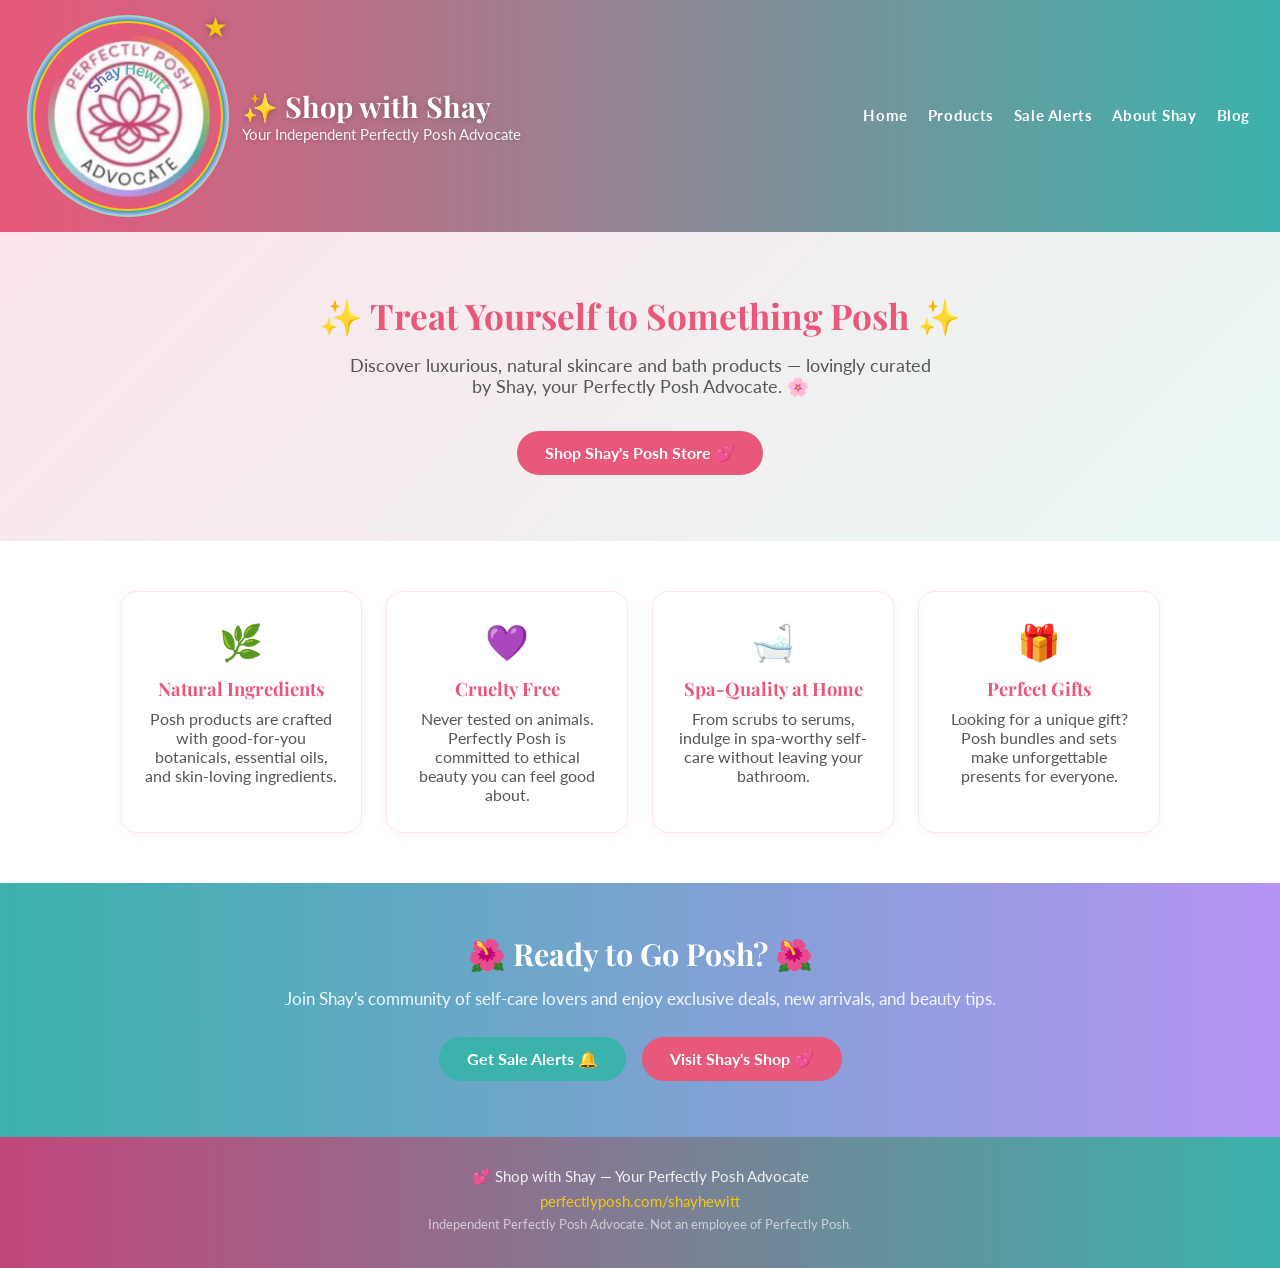
<file: index.html>
<!DOCTYPE html>
<html lang="en">
<head>
  <meta charset="UTF-8"/>
  <meta name="viewport" content="width=device-width, initial-scale=1.0"/>
  <title>Shop with Shay — Perfectly Posh</title>
  <link rel="stylesheet" href="css/style.css"/>
  <link href="https://fonts.googleapis.com/css2?family=Playfair+Display:wght@400;600;700&family=Lato:wght@400;700&display=swap" rel="stylesheet"/>
  <style>
    /* ── Logo ring wrapper ── */
    .badge-ring-wrap {
      position: relative;
      width: 196px;
      height: 196px;
      flex-shrink: 0;
      display: block;
    }
    .badge-ring-wrap::before {
      content: '';
      position: absolute;
      inset: 0;
      border-radius: 50%;
      background: conic-gradient(
        #e8587a 0deg,
        #f6c90e 60deg,
        #3bb2ac 120deg,
        #b794f4 180deg,
        #81e6c8 240deg,
        #e8587a 300deg,
        #e8587a 360deg
      );
      z-index: 0;
    }
    .badge-ring-wrap::after {
      content: '★';
      position: absolute;
      top: -6px;
      right: -2px;
      font-size: 28px;
      color: #f6c90e;
      text-shadow: 0 0 6px rgba(0,0,0,0.35);
      z-index: 3;
      line-height: 1;
    }
    .advocate-badge {
      position: absolute;
      inset: 8px;
      width: calc(100% - 16px);
      height: calc(100% - 16px);
      border-radius: 50%;
      object-fit: cover;
      background: #fff;
      display: block;
      z-index: 1;
      -webkit-backface-visibility: hidden;
      backface-visibility: hidden;
      transform: translateZ(0);
      image-rendering: -webkit-optimize-contrast;
      transition: transform 0.2s, box-shadow 0.2s;
    }
    a.badge-link {
      display: block;
      flex-shrink: 0;
      line-height: 0;
      text-decoration: none;
    }
    a.badge-link:hover .advocate-badge {
      transform: translateZ(0) scale(1.04);
    }
    a.badge-link:hover .badge-ring-wrap::before {
      filter: brightness(1.1);
    }
    .badge-fallback-svg {
      position: absolute;
      inset: 8px;
      width: calc(100% - 16px);
      height: calc(100% - 16px);
      border-radius: 50%;
      z-index: 1;
    }
  </style>
</head>
<body>
<header>
  <div class="logo-area">
    <a class="badge-link" href="https://perfectlyposh.com/shayhewitt" target="_blank" title="Shop Shay's Perfectly Posh Store">
      <div class="badge-ring-wrap">
        <img
          class="advocate-badge"
          src="images/shppa.jpg"
          alt="Perfectly Posh Advocate"
          onerror="this.style.display='none'; document.getElementById('badge-fallback').style.display='block';"
        />
        <svg id="badge-fallback" class="badge-fallback-svg" viewBox="0 0 80 80" xmlns="http://www.w3.org/2000/svg" style="display:none;">
          <defs>
            <linearGradient id="innerGrad" x1="0%" y1="0%" x2="100%" y2="100%">
              <stop offset="0%" style="stop-color:#fce4ec;stop-opacity:1" />
              <stop offset="100%" style="stop-color:#e8f8f5;stop-opacity:1" />
            </linearGradient>
            <linearGradient id="ribbonGrad" x1="0%" y1="0%" x2="100%" y2="0%">
              <stop offset="0%" style="stop-color:#e8587a;stop-opacity:1" />
              <stop offset="100%" style="stop-color:#3bb2ac;stop-opacity:1" />
            </linearGradient>
          </defs>
          <circle cx="40" cy="40" r="40" fill="url(#innerGrad)" />
          <text x="40" y="36" font-family="Playfair Display, serif" font-size="18" font-weight="700" fill="#e8587a" text-anchor="middle" dominant-baseline="middle">SP</text>
          <text x="40" y="52" font-family="Lato, sans-serif" font-size="6.5" font-weight="700" fill="#3bb2ac" text-anchor="middle" letter-spacing="1.2">ADVOCATE</text>
          <rect x="10" y="64" width="60" height="11" rx="5.5" fill="url(#ribbonGrad)" />
          <text x="40" y="71.5" font-family="Lato, sans-serif" font-size="5.5" font-weight="700" fill="#fff" text-anchor="middle" letter-spacing="0.5">PERFECTLY POSH</text>
        </svg>
      </div>
    </a>
    <div class="logo-text">
      <h1>✨ Shop with Shay</h1>
      <p>Your Independent Perfectly Posh Advocate</p>
    </div>
  </div>
  <nav>
    <a href="index.html">Home</a>
    <a href="products.html">Products</a>
    <a href="alerts.html">Sale Alerts</a>
    <a href="about.html">About Shay</a>           <a href="blog.html">Blog</a>
  </nav>
</header>

<main>
  <section class="hero">
    <h2>✨ Treat Yourself to Something Posh ✨</h2>
    <p>Discover luxurious, natural skincare and bath products — lovingly curated by Shay, your Perfectly Posh Advocate. 🌸</p>
    <a href="https://perfectlyposh.com/shayhewitt" target="_blank" class="btn">Shop Shay's Posh Store 💕</a>
  </section>

  <section class="features">
    <div class="feature-card">
      <div class="feature-icon">🌿</div>
      <h3>Natural Ingredients</h3>
      <p>Posh products are crafted with good-for-you botanicals, essential oils, and skin-loving ingredients.</p>
    </div>
    <div class="feature-card">
      <div class="feature-icon">💜</div>
      <h3>Cruelty Free</h3>
      <p>Never tested on animals. Perfectly Posh is committed to ethical beauty you can feel good about.</p>
    </div>
    <div class="feature-card">
      <div class="feature-icon">🛁</div>
      <h3>Spa-Quality at Home</h3>
      <p>From scrubs to serums, indulge in spa-worthy self-care without leaving your bathroom.</p>
    </div>
    <div class="feature-card">
      <div class="feature-icon">🎁</div>
      <h3>Perfect Gifts</h3>
      <p>Looking for a unique gift? Posh bundles and sets make unforgettable presents for everyone.</p>
    </div>
  </section>

  <section class="cta-banner">
    <h2>🌺 Ready to Go Posh? 🌺</h2>
    <p>Join Shay's community of self-care lovers and enjoy exclusive deals, new arrivals, and beauty tips.</p>
    <a href="alerts.html" class="btn btn-secondary">Get Sale Alerts 🔔</a>
    <a href="https://perfectlyposh.com/shayhewitt" target="_blank" class="btn">Visit Shay's Shop 💕</a>
  </section>
</main>

<footer>
  <p>💕 Shop with Shay — Your Perfectly Posh Advocate</p>
  <p><a href="https://perfectlyposh.com/shayhewitt" target="_blank">perfectlyposh.com/shayhewitt</a></p>
  <p style="font-size:0.8rem; opacity:0.7;">Independent Perfectly Posh Advocate. Not an employee of Perfectly Posh.</p>
</footer>
</body>
</html>
</file>
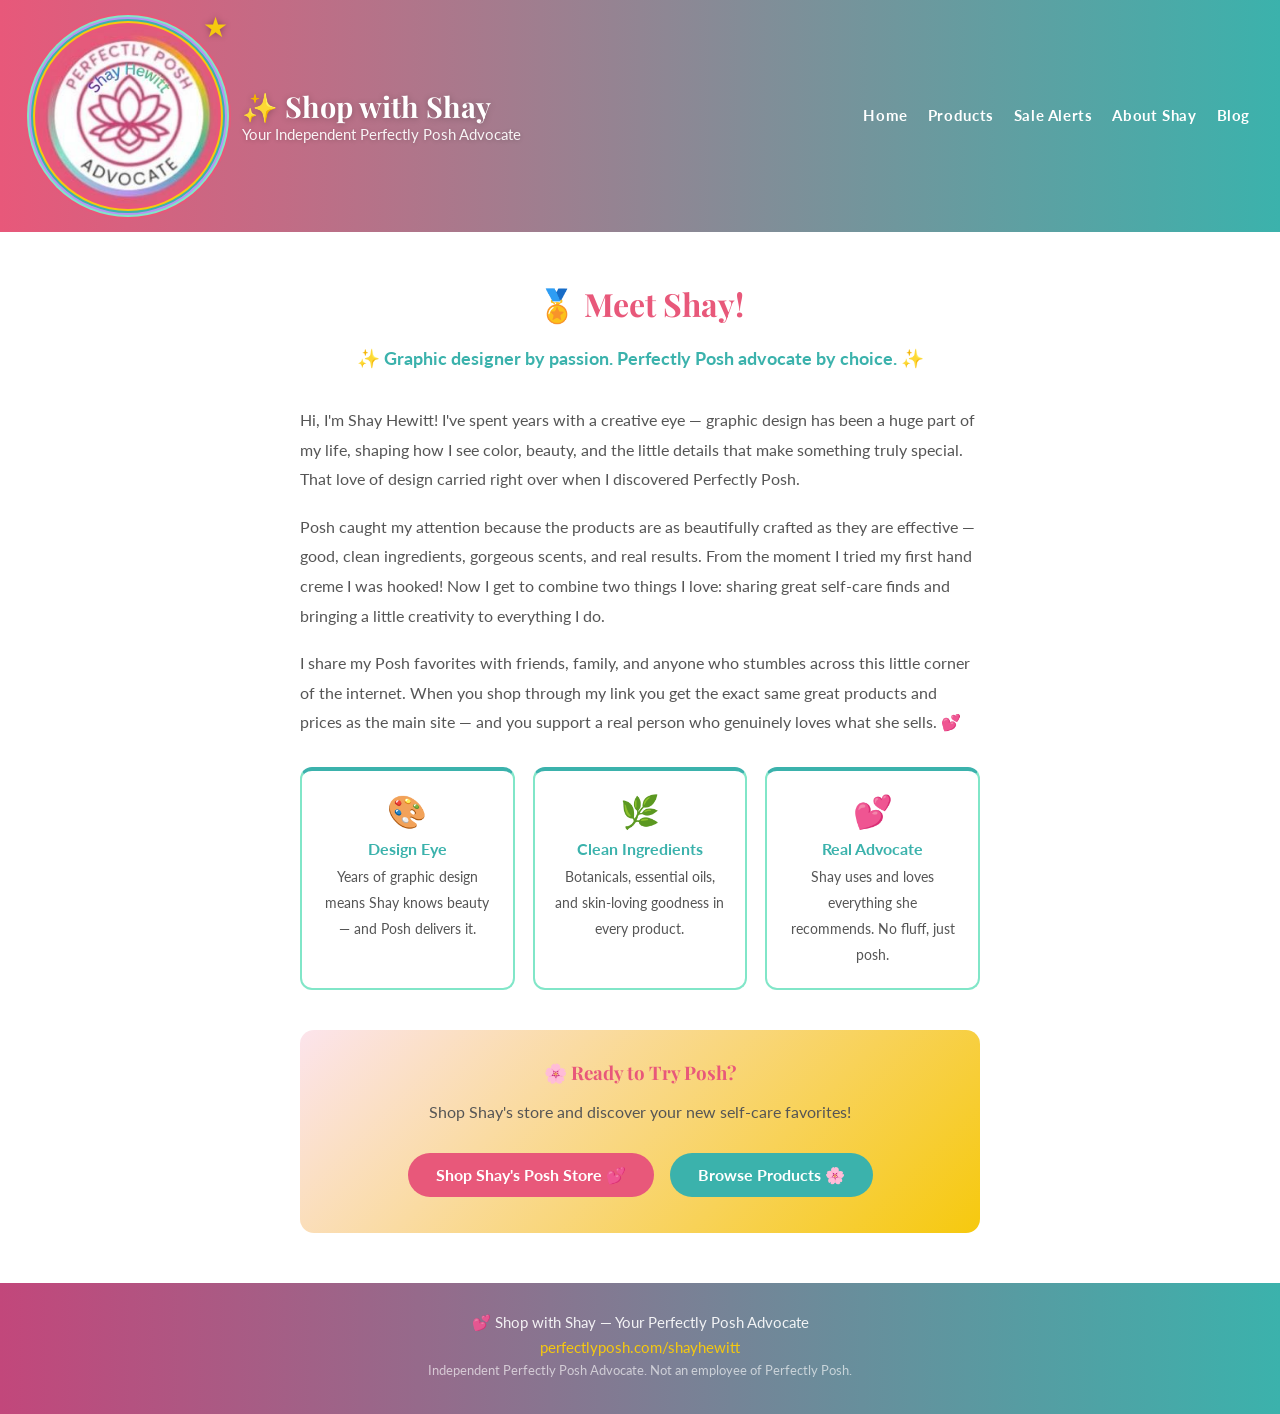
<file: about.html>
<!DOCTYPE html>
<html lang="en">
<head>
  <meta charset="UTF-8"/>
  <meta name="viewport" content="width=device-width, initial-scale=1.0"/>
  <title>About Shay — Shop with Shay</title>
  <link rel="stylesheet" href="css/style.css"/>
  <link href="https://fonts.googleapis.com/css2?family=Playfair+Display:wght@600&family=Lato:wght@400;700&display=swap" rel="stylesheet"/>
  <style>
    .badge-ring-wrap { position:relative; width:196px; height:196px; flex-shrink:0; display:block; }
    .badge-ring-wrap::before { content:''; position:absolute; inset:0; border-radius:50%; background:conic-gradient(#e8587a 0deg,#f6c90e 60deg,#3bb2ac 120deg,#b794f4 180deg,#81e6c8 240deg,#e8587a 300deg,#e8587a 360deg); z-index:0; }
    .badge-ring-wrap::after { content:'★'; position:absolute; top:-6px; right:-2px; font-size:28px; color:#f6c90e; text-shadow:0 0 6px rgba(0,0,0,0.35); z-index:3; line-height:1; }
    .advocate-badge { position:absolute; inset:8px; width:calc(100% - 16px); height:calc(100% - 16px); border-radius:50%; object-fit:cover; background:#fff; display:block; z-index:1; }
    a.badge-link { display:block; flex-shrink:0; line-height:0; text-decoration:none; }
    .about-wrap { max-width:720px; margin:auto; padding:50px 20px; }
    .about-wrap h2 { color:var(--posh-pink); font-size:2rem; margin-bottom:16px; text-align:center; font-family:'Playfair Display',serif; }
    .about-wrap p { color:#555; line-height:1.85; font-size:1rem; margin-bottom:18px; }
    .about-wrap .tagline { font-size:1.15rem; color:var(--posh-teal); font-weight:700; text-align:center; margin-bottom:30px; }
    .highlights { display:grid; grid-template-columns:repeat(auto-fit,minmax(200px,1fr)); gap:18px; margin:30px 0; }
    .highlight-box { background:#fff; border:2px solid var(--posh-mint); border-radius:12px; padding:20px; text-align:center; border-top:4px solid var(--posh-teal); transition:all 0.2s; }
    .highlight-box:hover { border-color:var(--posh-lavender); transform:translateY(-3px); box-shadow:0 4px 15px rgba(129,230,200,0.2); }
    .highlight-box .icon { font-size:2rem; margin-bottom:8px; }
    .highlight-box h4 { color:var(--posh-teal); margin-bottom:6px; }
    .highlight-box p { color:#555; font-size:0.88rem; margin:0; }
    .cta-block { background:linear-gradient(135deg,var(--posh-pink-light),var(--posh-gold)); border-radius:14px; padding:30px; text-align:center; margin-top:40px; }
    .cta-block h3 { color:var(--posh-pink); margin-bottom:12px; font-family:'Playfair Display',serif; }
    .cta-block p { color:#555; margin-bottom:20px; }
    .cta-block .btn { margin:6px; }
  </style>
</head>
<body>
<header>
  <div class="logo-area">
    <a class="badge-link" href="https://perfectlyposh.com/shayhewitt" target="_blank" title="Shop Shay's Perfectly Posh Store">
      <div class="badge-ring-wrap">
        <img class="advocate-badge" src="images/shppa.jpg" alt="Perfectly Posh Advocate" onerror="this.style.display='none';" />
      </div>
    </a>
    <div class="logo-text">
      <h1>✨ Shop with Shay</h1>
      <p>Your Independent Perfectly Posh Advocate</p>
    </div>
  </div>
  <nav>
    <a href="index.html">Home</a>
    <a href="products.html">Products</a>
    <a href="alerts.html">Sale Alerts</a>
    <a href="about.html">About Shay</a>           <a href="blog.html">Blog</a>
  </nav>
</header>

<div class="about-wrap">
  <h2>🏅 Meet Shay!</h2>
  <p class="tagline">✨ Graphic designer by passion. Perfectly Posh advocate by choice. ✨</p>
  <p>Hi, I'm Shay Hewitt! I've spent years with a creative eye — graphic design has been a huge part of my life, shaping how I see color, beauty, and the little details that make something truly special. That love of design carried right over when I discovered Perfectly Posh.</p>
  <p>Posh caught my attention because the products are as beautifully crafted as they are effective — good, clean ingredients, gorgeous scents, and real results. From the moment I tried my first hand creme I was hooked! Now I get to combine two things I love: sharing great self-care finds and bringing a little creativity to everything I do.</p>
  <p>I share my Posh favorites with friends, family, and anyone who stumbles across this little corner of the internet. When you shop through my link you get the exact same great products and prices as the main site — and you support a real person who genuinely loves what she sells. 💕</p>

  <div class="highlights">
    <div class="highlight-box">
      <div class="icon">🎨</div>
      <h4>Design Eye</h4>
      <p>Years of graphic design means Shay knows beauty — and Posh delivers it.</p>
    </div>
    <div class="highlight-box">
      <div class="icon">🌿</div>
      <h4>Clean Ingredients</h4>
      <p>Botanicals, essential oils, and skin-loving goodness in every product.</p>
    </div>
    <div class="highlight-box">
      <div class="icon">💕</div>
      <h4>Real Advocate</h4>
      <p>Shay uses and loves everything she recommends. No fluff, just posh.</p>
    </div>
  </div>

  <div class="cta-block">
    <h3>🌸 Ready to Try Posh?</h3>
    <p>Shop Shay's store and discover your new self-care favorites!</p>
    <a href="https://perfectlyposh.com/shayhewitt" target="_blank" class="btn">Shop Shay's Posh Store 💕</a>
    <a href="products.html" class="btn btn-secondary">Browse Products 🌸</a>
  </div>
</div>

<footer>
  <p>💕 Shop with Shay — Your Perfectly Posh Advocate</p>
  <p><a href="https://perfectlyposh.com/shayhewitt" target="_blank">perfectlyposh.com/shayhewitt</a></p>
  <p style="font-size:0.8rem; opacity:0.7;">Independent Perfectly Posh Advocate. Not an employee of Perfectly Posh.</p>
</footer>
</body>
</html>
</file>
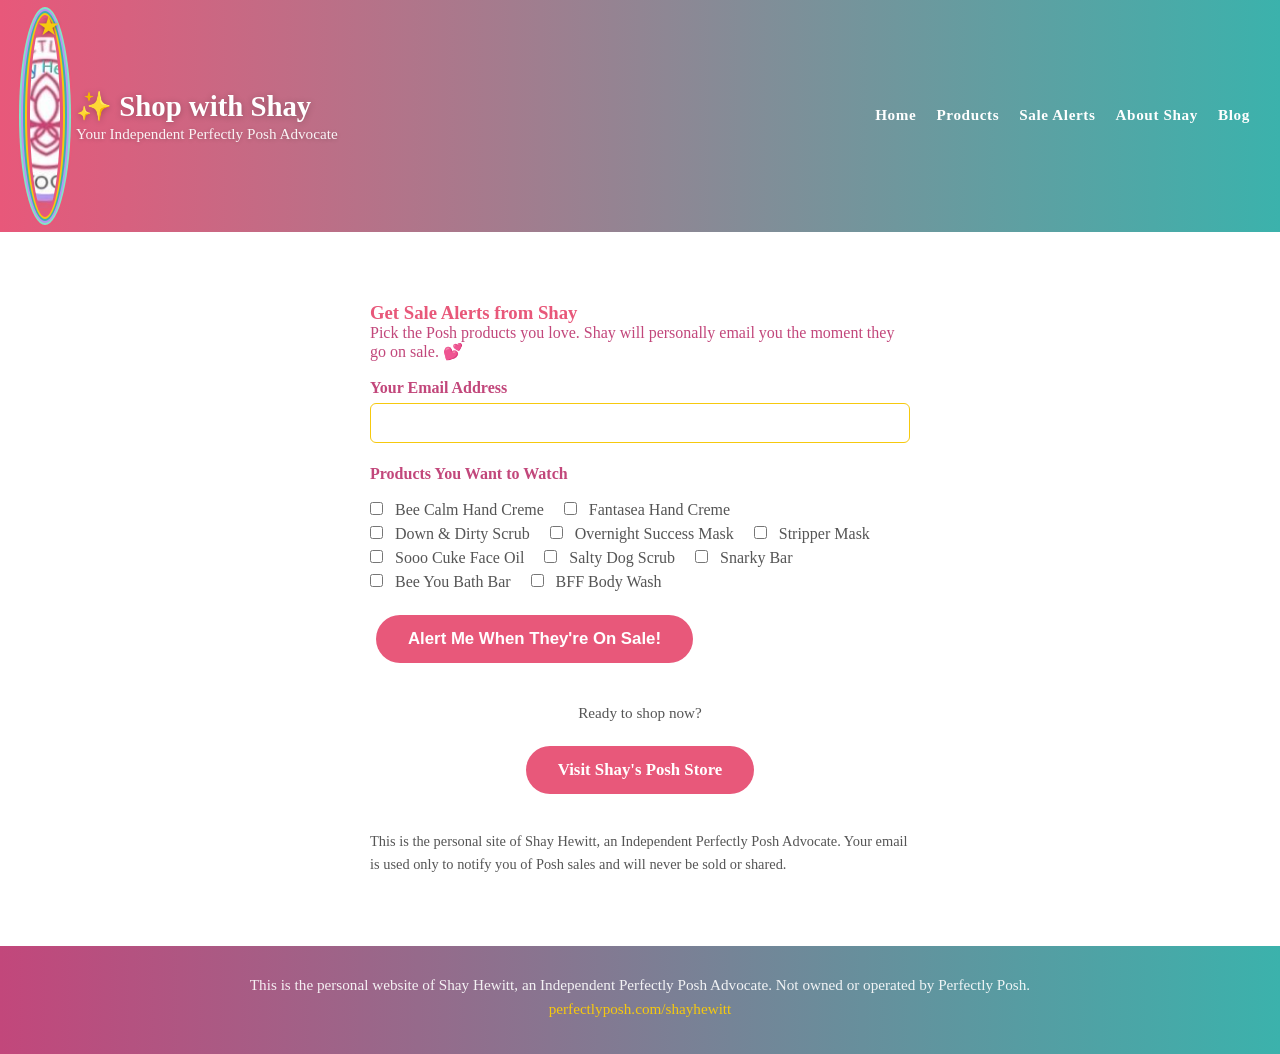
<file: alerts.html>
<!DOCTYPE html>
<html lang="en">
<head>
  <meta charset="UTF-8"/>
  <meta name="viewport" content="width=device-width, initial-scale=1.0"/>
  <title>Sale Alerts – Shop with Shay</title>
  <link rel="stylesheet" href="css/style.css"/>
  <style>
    .section { max-width:600px; margin:40px auto; padding:30px; }
    form label { display:block; margin-top:18px; color:#c2477b; font-weight:bold; }
    form input[type="text"] { width:100%; padding:10px; margin-top:6px; border:1.5px solid #f6c90e; border-radius:6px; font-size:1rem; }
    form input[type="checkbox"] { margin-right:8px; }
    .checklist { margin-top:12px; }
    .checklist label { display:inline-block; margin-right:16px; font-weight:normal; color:#555; margin-top:6px; }
    .btn { display:inline-block; background:var(--posh-pink); color:#fff; padding:14px 32px; border:none; border-radius:30px; font-weight:bold; font-size:1.05rem; cursor:pointer; margin-top:24px; }
    .btn:hover { background:var(--posh-pink-dark); }
    .info-text { font-size:0.9rem; color:#777; margin-top:30px; line-height:1.6; }
  </style>
</head>
<body>
<header>
  <div class="logo-area">
    <a class="badge-link" href="https://perfectlyposh.com/shayhewitt" target="_blank" title="Shop Shay's Perfectly Posh Store">
      <div class="badge-ring-wrap">
        <img
          class="advocate-badge"
          src="images/shppa.jpg"
          alt="Perfectly Posh Advocate"
          onerror="this.style.display='none'; document.getElementById('badge-fallback').style.display='block';"
        />
        <svg id="badge-fallback" class="badge-fallback-svg" viewBox="0 0 80 80" xmlns="http://www.w3.org/2000/svg" style="display:none;">
          <defs>
            <linearGradient id="innerGrad" x1="0%" y1="0%" x2="100%" y2="100%">
              <stop offset="0%" style="stop-color:#fce4ec;stop-opacity:1" />
              <stop offset="100%" style="stop-color:#e8f8f5;stop-opacity:1" />
            </linearGradient>
            <linearGradient id="ribbonGrad" x1="0%" y1="0%" x2="100%" y2="0%">
              <stop offset="0%" style="stop-color:#e8587a;stop-opacity:1" />
              <stop offset="100%" style="stop-color:#3bb2ac;stop-opacity:1" />
            </linearGradient>
          </defs>
          <circle cx="40" cy="40" r="40" fill="url(#innerGrad)" />
          <text x="40" y="36" font-family="Playfair Display, serif" font-size="18" font-weight="700" fill="#e8587a" text-anchor="middle" dominant-baseline="middle">SP</text>
          <text x="40" y="52" font-family="Lato, sans-serif" font-size="6.5" font-weight="700" fill="#3bb2ac" text-anchor="middle" letter-spacing="1.2">ADVOCATE</text>
          <rect x="10" y="64" width="60" height="11" rx="5.5" fill="url(#ribbonGrad)" />
          <text x="40" y="71.5" font-family="Lato, sans-serif" font-size="5.5" font-weight="700" fill="#fff" text-anchor="middle" letter-spacing="0.5">PERFECTLY POSH</text>
        </svg>
      </div>
    </a>
    <div class="logo-text">
      <h1>✨ Shop with Shay</h1>
      <p>Your Independent Perfectly Posh Advocate</p>
    </div>
  </div>
  <nav>
    <a href="index.html">Home</a>
    <a href="products.html">Products</a>
    <a href="alerts.html">Sale Alerts</a>
    <a href="about.html">About Shay</a>           <a href="blog.html">Blog</a>
  </nav>
</header>

<div class="section">
  <h3>Get Sale Alerts from Shay</h3>
  <p style="color:#c2477b; margin-bottom:18px;">Pick the Posh products you love. Shay will personally email you the moment they go on sale. 💕</p>

  <form action="download-alerts.php" method="POST">
    <label for="userEmail">Your Email Address</label>
    <input type="text" id="userEmail" name="email" required />

    <label style="margin-top:22px;">Products You Want to Watch</label>
    <div class="checklist">
      <label><input type="checkbox" name="products[]" value="Bee Calm Hand Creme" /> Bee Calm Hand Creme</label>
      <label><input type="checkbox" name="products[]" value="Fantasea Hand Creme" /> Fantasea Hand Creme</label>
      <label><input type="checkbox" name="products[]" value="Down & Dirty Scrub" /> Down & Dirty Scrub</label>
      <label><input type="checkbox" name="products[]" value="Overnight Success Mask" /> Overnight Success Mask</label>
      <label><input type="checkbox" name="products[]" value="Stripper Mask" /> Stripper Mask</label>
      <label><input type="checkbox" name="products[]" value="Sooo Cuke Face Oil" /> Sooo Cuke Face Oil</label>
      <label><input type="checkbox" name="products[]" value="Salty Dog Scrub" /> Salty Dog Scrub</label>
      <label><input type="checkbox" name="products[]" value="Snarky Bar" /> Snarky Bar</label>
      <label><input type="checkbox" name="products[]" value="Bee You Bath Bar" /> Bee You Bath Bar</label>
      <label><input type="checkbox" name="products[]" value="BFF Body Wash" /> BFF Body Wash</label>
    </div>

    <button type="submit" class="btn">Alert Me When They're On Sale!</button>
  </form>

  <p style="text-align:center; margin-top:35px; font-size:0.95rem;">Ready to shop now?</p>
  <p style="text-align:center;"><a href="https://perfectlyposh.com/shayhewitt" target="_blank" class="btn btn-secondary">Visit Shay's Posh Store</a></p>

  <div class="info-text">
    <p>This is the personal site of Shay Hewitt, an Independent Perfectly Posh Advocate. Your email is used only to notify you of Posh sales and will never be sold or shared.</p>
  </div>
</div>

<footer>
  <p>This is the personal website of Shay Hewitt, an Independent Perfectly Posh Advocate. Not owned or operated by Perfectly Posh.</p>
  <p><a href="https://perfectlyposh.com/shayhewitt" target="_blank">perfectlyposh.com/shayhewitt</a></p>
</footer>
</body>
</html>
</file>
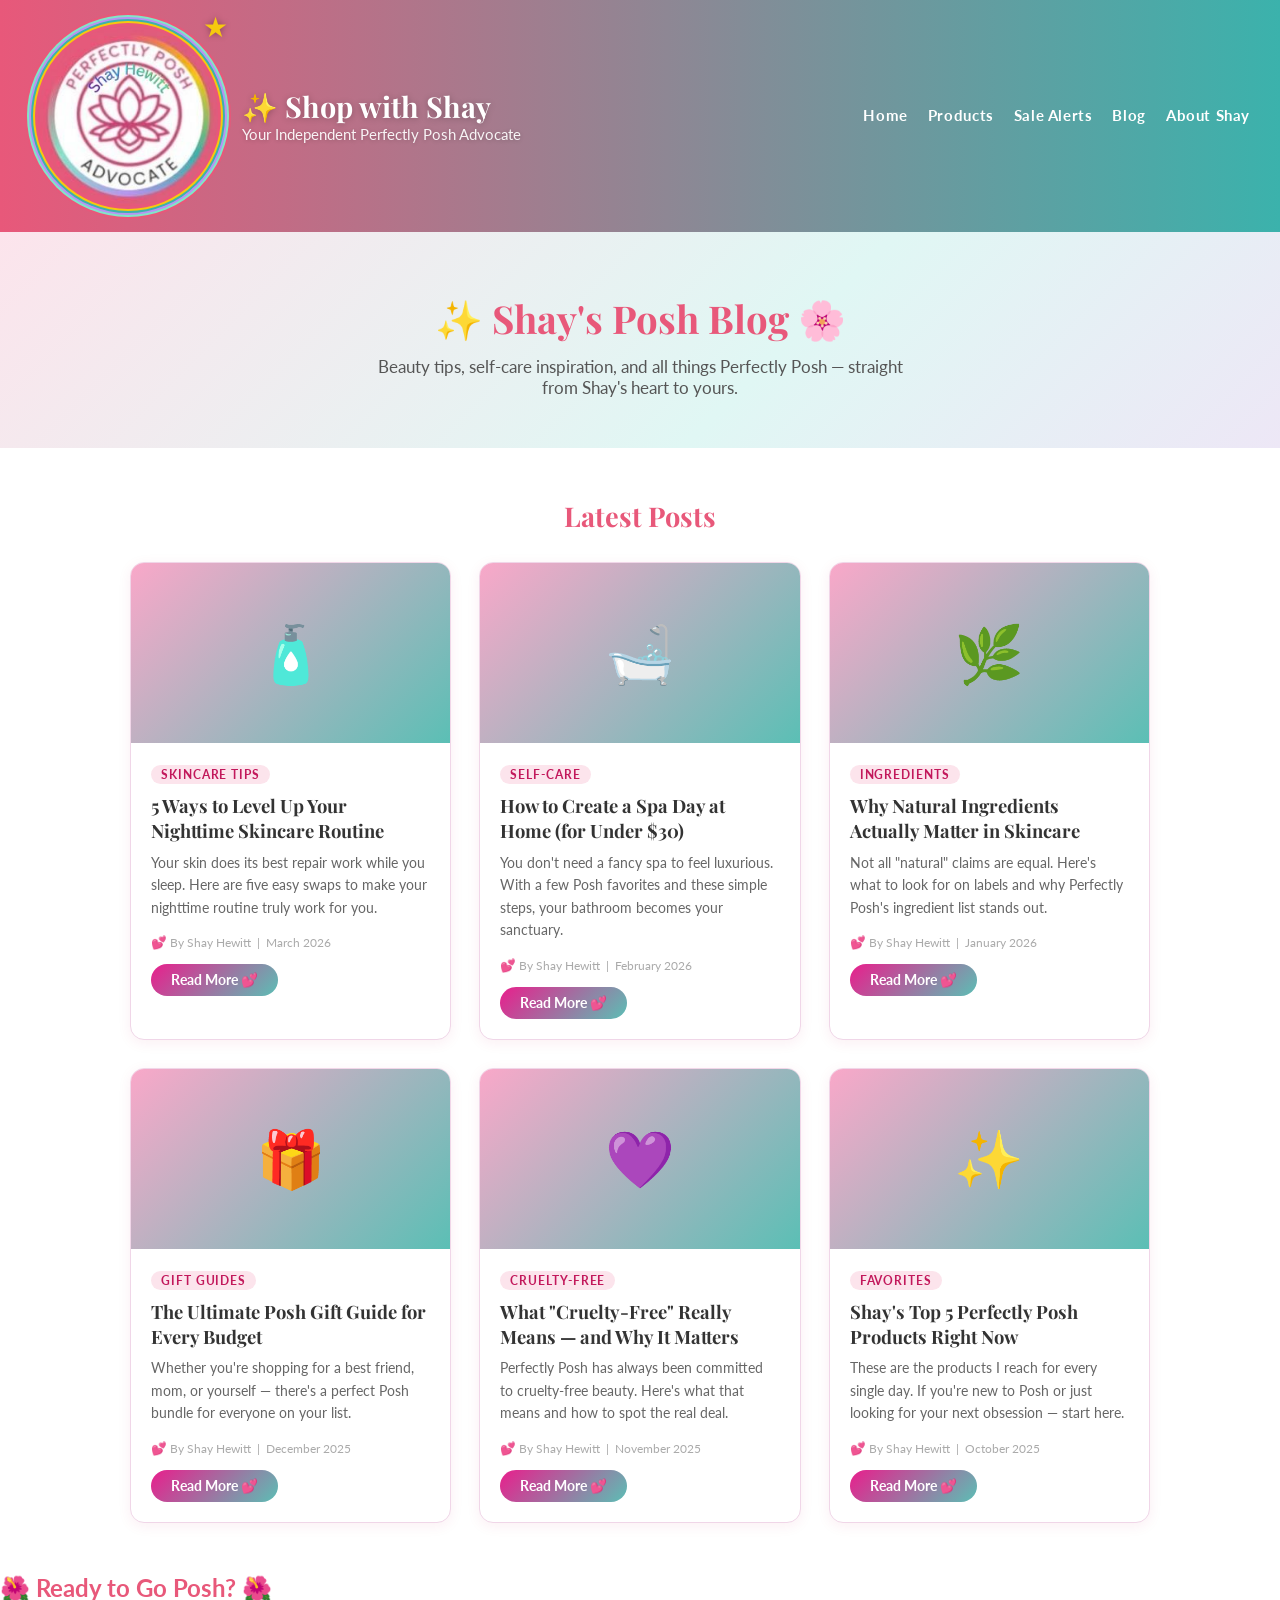
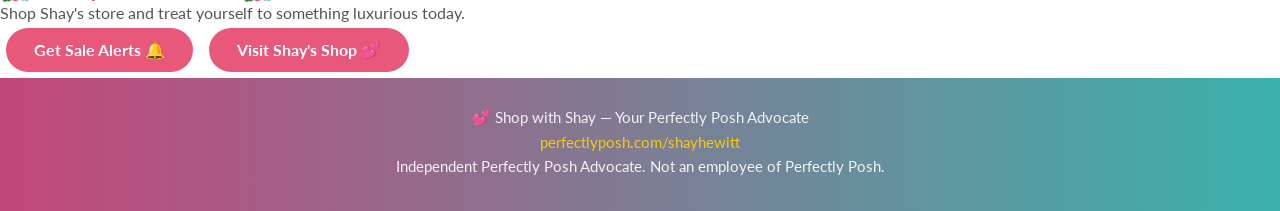
<file: blog.html>
<!DOCTYPE html>
<html lang="en">
<head>
  <meta charset="UTF-8"/>
  <meta name="viewport" content="width=device-width, initial-scale=1.0"/>
  <title>Shay's Posh Blog — Beauty Tips & Self-Care</title>
  <link rel="stylesheet" href="css/style.css"/>
  <link href="https://fonts.googleapis.com/css2?family=Playfair+Display:ital,wght@0,400;0,600;0,700;1,600&family=Lato:wght@400;700&display=swap" rel="stylesheet"/>
  <style>
    /* ── Logo ring wrapper ── */
    .badge-ring-wrap {
      position: relative;
      width: 196px;
      height: 196px;
      flex-shrink: 0;
      display: block;
    }
    .badge-ring-wrap::before {
      content: '';
      position: absolute;
      inset: 0;
      border-radius: 50%;
      background: conic-gradient(
        #e8587a 0deg,
        #f6c90e 60deg,
        #3bb2ac 120deg,
        #b794f4 180deg,
        #81e6c8 240deg,
        #e8587a 300deg,
        #e8587a 360deg
      );
      z-index: 0;
    }
    .badge-ring-wrap::after {
      content: '★';
      position: absolute;
      top: -6px;
      right: -2px;
      font-size: 28px;
      color: #f6c90e;
      text-shadow: 0 0 6px rgba(0,0,0,0.35);
      z-index: 3;
      line-height: 1;
    }
    .advocate-badge {
      position: absolute;
      inset: 8px;
      width: calc(100% - 16px);
      height: calc(100% - 16px);
      border-radius: 50%;
      object-fit: cover;
      background: #fff;
      display: block;
      z-index: 1;
      -webkit-backface-visibility: hidden;
      backface-visibility: hidden;
      transform: translateZ(0);
      image-rendering: -webkit-optimize-contrast;
      transition: transform 0.2s, box-shadow 0.2s;
    }
    a.badge-link {
      display: block;
      flex-shrink: 0;
      line-height: 0;
      text-decoration: none;
    }
    a.badge-link:hover .advocate-badge { transform: translateZ(0) scale(1.04); }
    a.badge-link:hover .badge-ring-wrap::before { filter: brightness(1.1); }

    /* ── Blog-specific styles ── */
    .blog-hero {
      background: linear-gradient(135deg, #fce4ec 0%, #e0f7f4 60%, #ede7f6 100%);
      text-align: center;
      padding: 60px 20px 50px;
    }
    .blog-hero h1 {
      font-family: 'Playfair Display', serif;
      font-size: 2.4rem;
      color: var(--posh-pink, #c2185b);
      margin-bottom: 12px;
    }
    .blog-hero p {
      font-size: 1.05rem;
      color: #555;
      max-width: 540px;
      margin: 0 auto;
    }
    .blog-section {
      max-width: 1060px;
      margin: 50px auto;
      padding: 0 20px;
    }
    .section-heading {
      font-family: 'Playfair Display', serif;
      font-size: 1.7rem;
      color: var(--posh-pink, #c2185b);
      margin-bottom: 28px;
      text-align: center;
    }
    .blog-grid {
      display: grid;
      grid-template-columns: repeat(auto-fill, minmax(300px, 1fr));
      gap: 28px;
    }
    .blog-card {
      border: 1px solid #f0d6e8;
      border-radius: 14px;
      overflow: hidden;
      box-shadow: 0 3px 14px rgba(194,24,91,0.07);
      transition: transform .2s, box-shadow .2s;
      background: #fff;
    }
    .blog-card:hover {
      transform: translateY(-4px);
      box-shadow: 0 8px 24px rgba(194,24,91,0.13);
    }
    .card-img {
      width: 100%;
      height: 180px;
      background: linear-gradient(135deg, #f9a8c9, #5bbfb5);
      display: flex;
      align-items: center;
      justify-content: center;
      font-size: 3.5rem;
    }
    .card-body { padding: 20px; }
    .card-tag {
      display: inline-block;
      background: #fce4ec;
      color: #c2185b;
      font-size: 0.72rem;
      font-weight: 700;
      text-transform: uppercase;
      letter-spacing: 0.08em;
      border-radius: 20px;
      padding: 3px 10px;
      margin-bottom: 10px;
    }
    .card-title {
      font-family: 'Playfair Display', serif;
      font-size: 1.15rem;
      color: #333;
      margin-bottom: 8px;
      line-height: 1.35;
    }
    .card-excerpt { font-size: 0.88rem; color: #666; line-height: 1.6; margin-bottom: 16px; }
    .card-meta { font-size: 0.78rem; color: #aaa; margin-bottom: 14px; }
    .btn-read {
      display: inline-block;
      background: linear-gradient(135deg, #e91e8c, #5bbfb5);
      color: #fff;
      border: none;
      border-radius: 25px;
      padding: 8px 20px;
      font-size: 0.85rem;
      font-weight: 700;
      cursor: pointer;
      text-decoration: none;
      transition: opacity .2s;
    }
    .btn-read:hover { opacity: 0.85; }
    @media (max-width: 600px) {
      .blog-hero h1 { font-size: 1.7rem; }
    }
  </style>
</head>
<body>

  <header>
    <div class="logo-area">
      <a class="badge-link" href="https://perfectlyposh.com/shayhewitt" target="_blank" title="Shop Shay's Perfectly Posh Store">
        <div class="badge-ring-wrap">
          <img
            class="advocate-badge"
            src="images/shppa.jpg"
            alt="Perfectly Posh Advocate"
            onerror="this.style.display='none'; document.getElementById('badge-fallback').style.display='block';"
          />
        </div>
      </a>
      <div class="logo-text">
        <h1>✨ Shop with Shay</h1>
        <p>Your Independent Perfectly Posh Advocate</p>
      </div>
    </div>
    <nav>
      <a href="index.html">Home</a>
      <a href="products.html">Products</a>
      <a href="alerts.html">Sale Alerts</a>
      <a href="blog.html" class="active">Blog</a>
      <a href="about.html">About Shay</a>
    </nav>
  </header>

  <section class="blog-hero">
    <h1>✨ Shay's Posh Blog 🌸</h1>
    <p>Beauty tips, self-care inspiration, and all things Perfectly Posh — straight from Shay's heart to yours.</p>
  </section>

  <section class="blog-section">
    <h2 class="section-heading">Latest Posts</h2>
    <div class="blog-grid">

      <div class="blog-card">
        <div class="card-img">🧴</div>
        <div class="card-body">
          <span class="card-tag">Skincare Tips</span>
          <h3 class="card-title">5 Ways to Level Up Your Nighttime Skincare Routine</h3>
          <p class="card-excerpt">Your skin does its best repair work while you sleep. Here are five easy swaps to make your nighttime routine truly work for you.</p>
          <div class="card-meta">💕 By Shay Hewitt &nbsp;|&nbsp; March 2026</div>
          <a href="#" class="btn-read">Read More 💕</a>
        </div>
      </div>

      <div class="blog-card">
        <div class="card-img">🛁</div>
        <div class="card-body">
          <span class="card-tag">Self-Care</span>
          <h3 class="card-title">How to Create a Spa Day at Home (for Under $30)</h3>
          <p class="card-excerpt">You don't need a fancy spa to feel luxurious. With a few Posh favorites and these simple steps, your bathroom becomes your sanctuary.</p>
          <div class="card-meta">💕 By Shay Hewitt &nbsp;|&nbsp; February 2026</div>
          <a href="#" class="btn-read">Read More 💕</a>
        </div>
      </div>

      <div class="blog-card">
        <div class="card-img">🌿</div>
        <div class="card-body">
          <span class="card-tag">Ingredients</span>
          <h3 class="card-title">Why Natural Ingredients Actually Matter in Skincare</h3>
          <p class="card-excerpt">Not all "natural" claims are equal. Here's what to look for on labels and why Perfectly Posh's ingredient list stands out.</p>
          <div class="card-meta">💕 By Shay Hewitt &nbsp;|&nbsp; January 2026</div>
          <a href="#" class="btn-read">Read More 💕</a>
        </div>
      </div>

      <div class="blog-card">
        <div class="card-img">🎁</div>
        <div class="card-body">
          <span class="card-tag">Gift Guides</span>
          <h3 class="card-title">The Ultimate Posh Gift Guide for Every Budget</h3>
          <p class="card-excerpt">Whether you're shopping for a best friend, mom, or yourself — there's a perfect Posh bundle for everyone on your list.</p>
          <div class="card-meta">💕 By Shay Hewitt &nbsp;|&nbsp; December 2025</div>
          <a href="#" class="btn-read">Read More 💕</a>
        </div>
      </div>

      <div class="blog-card">
        <div class="card-img">💜</div>
        <div class="card-body">
          <span class="card-tag">Cruelty-Free</span>
          <h3 class="card-title">What "Cruelty-Free" Really Means — and Why It Matters</h3>
          <p class="card-excerpt">Perfectly Posh has always been committed to cruelty-free beauty. Here's what that means and how to spot the real deal.</p>
          <div class="card-meta">💕 By Shay Hewitt &nbsp;|&nbsp; November 2025</div>
          <a href="#" class="btn-read">Read More 💕</a>
        </div>
      </div>

      <div class="blog-card">
        <div class="card-img">✨</div>
        <div class="card-body">
          <span class="card-tag">Favorites</span>
          <h3 class="card-title">Shay's Top 5 Perfectly Posh Products Right Now</h3>
          <p class="card-excerpt">These are the products I reach for every single day. If you're new to Posh or just looking for your next obsession — start here.</p>
          <div class="card-meta">💕 By Shay Hewitt &nbsp;|&nbsp; October 2025</div>
          <a href="#" class="btn-read">Read More 💕</a>
        </div>
      </div>

    </div>
  </section>

  <section class="cta">
    <h2>🌺 Ready to Go Posh? 🌺</h2>
    <p>Shop Shay's store and treat yourself to something luxurious today.</p>
    <a href="alerts.html" class="btn btn-outline">Get Sale Alerts 🔔</a>
    <a href="https://perfectlyposh.com/shayhewitt" class="btn">Visit Shay's Shop 💕</a>
  </section>

  <footer>
    <p>💕 Shop with Shay — Your Perfectly Posh Advocate</p>
    <p><a href="https://perfectlyposh.com/shayhewitt">perfectlyposh.com/shayhewitt</a></p>
    <p>Independent Perfectly Posh Advocate. Not an employee of Perfectly Posh.</p>
  </footer>

</body>
</html>
</file>
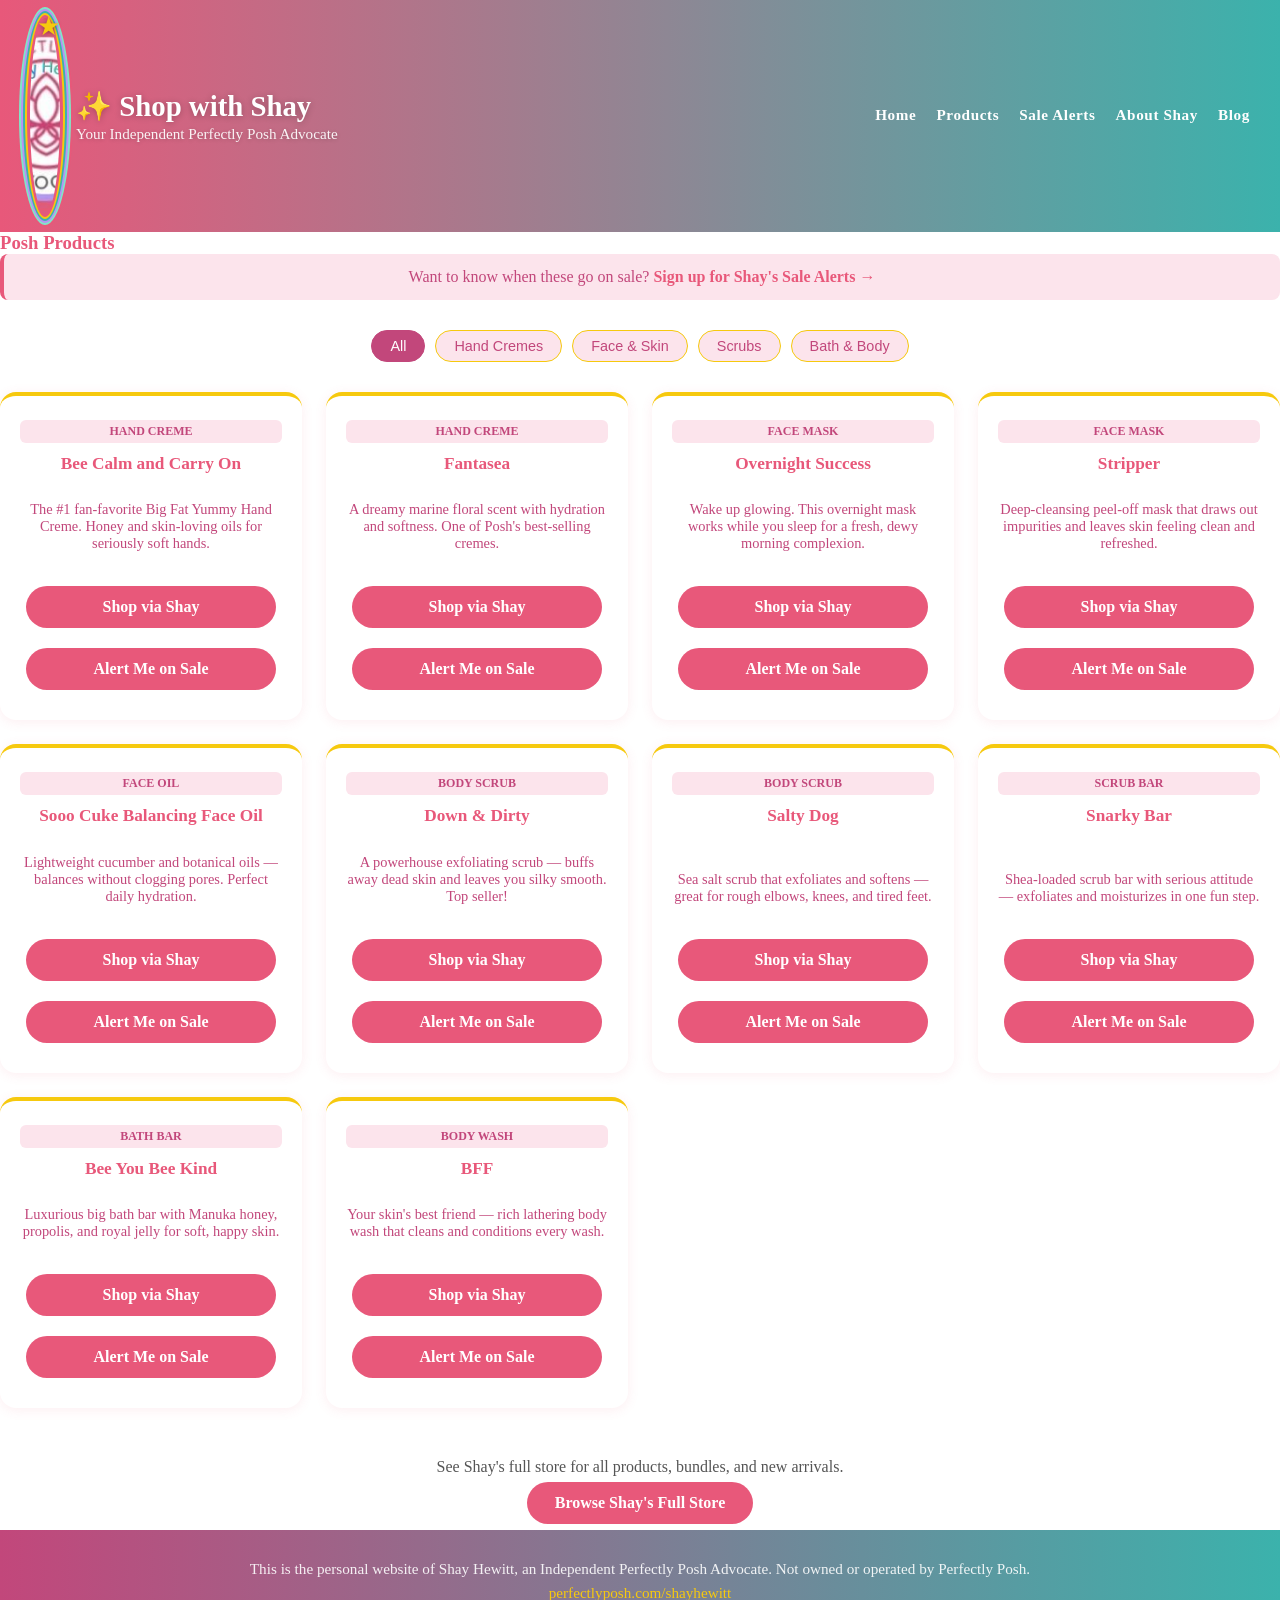
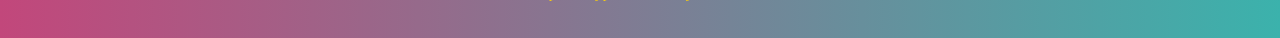
<file: products.html>
<!DOCTYPE html>
<html lang="en">
<head>
  <meta charset="UTF-8"/>
  <meta name="viewport" content="width=device-width, initial-scale=1.0"/>
  <title>Posh Products – Shop with Shay</title>
  <link rel="stylesheet" href="css/style.css"/>
  <style>
    .product-grid { display:grid; grid-template-columns:repeat(auto-fit,minmax(260px,1fr)); gap:24px; margin-top:30px; }
    .product-card { background:#fff; border-radius:16px; padding:24px 20px; text-align:center; box-shadow:0 2px 12px rgba(232,88,122,0.1); border-top:4px solid #f6c90e; display:flex; flex-direction:column; gap:10px; }
    .category-tag { display:inline-block; background:#fce4ec; color:#c2477b; font-size:0.75rem; font-weight:bold; border-radius:6px; padding:4px 13px; text-transform:uppercase; }
    .product-card h4 { color:#e8587a; font-size:1.08rem; line-height:1.3; flex-grow:1; }
    .product-card p { color:#c2477b; font-size:0.9rem; padding:8px 0; margin-top:8px; margin-bottom:4px; }
    .product-card .actions { display:flex; flex-direction:column; gap:8px; margin-top:6px; }
    .filter-bar { display:flex; flex-wrap:wrap; gap:10px; justify-content:center; margin-bottom:18px; }
    .filter-btn { background:#fce4ec; color:#c2477b; border:1px solid #f6c90e; border-radius:20px; padding:7px 18px; cursor:pointer; font-size:0.9rem; }
    .filter-btn:hover, .filter-btn.active { background:#c2477b; color:#fff; border-color:#c2477b; }
    .sale-strip { background:#fce4ec; border-left:4px solid #e8587a; border-radius:8px; padding:14px 20px; text-align:center; margin-bottom:30px; color:#c2477b; }
    .sale-strip a { font-weight:bold; color:#e8587a; }
  </style>
</head>
<body>
<header>
  <div class="logo-area">
    <a class="badge-link" href="https://perfectlyposh.com/shayhewitt" target="_blank" title="Shop Shay's Perfectly Posh Store">
      <div class="badge-ring-wrap">
        <img
          class="advocate-badge"
          src="images/shppa.jpg"
          alt="Perfectly Posh Advocate"
          onerror="this.style.display='none'; document.getElementById('badge-fallback').style.display='block';"
        />
        <svg id="badge-fallback" class="badge-fallback-svg" viewBox="0 0 80 80" xmlns="http://www.w3.org/2000/svg" style="display:none;">
          <defs>
            <linearGradient id="innerGrad" x1="0%" y1="0%" x2="100%" y2="100%">
              <stop offset="0%" style="stop-color:#fce4ec;stop-opacity:1" />
              <stop offset="100%" style="stop-color:#e8f8f5;stop-opacity:1" />
            </linearGradient>
            <linearGradient id="ribbonGrad" x1="0%" y1="0%" x2="100%" y2="0%">
              <stop offset="0%" style="stop-color:#e8587a;stop-opacity:1" />
              <stop offset="100%" style="stop-color:#3bb2ac;stop-opacity:1" />
            </linearGradient>
          </defs>
          <circle cx="40" cy="40" r="40" fill="url(#innerGrad)" />
          <text x="40" y="36" font-family="Playfair Display, serif" font-size="18" font-weight="700" fill="#e8587a" text-anchor="middle" dominant-baseline="middle">SP</text>
          <text x="40" y="52" font-family="Lato, sans-serif" font-size="6.5" font-weight="700" fill="#3bb2ac" text-anchor="middle" letter-spacing="1.2">ADVOCATE</text>
          <rect x="10" y="64" width="60" height="11" rx="5.5" fill="url(#ribbonGrad)" />
          <text x="40" y="71.5" font-family="Lato, sans-serif" font-size="5.5" font-weight="700" fill="#fff" text-anchor="middle" letter-spacing="0.5">PERFECTLY POSH</text>
        </svg>
      </div>
    </a>
    <div class="logo-text">
      <h1>✨ Shop with Shay</h1>
      <p>Your Independent Perfectly Posh Advocate</p>
    </div>
  </div>
  <nav>
    <a href="index.html">Home</a>
    <a href="products.html">Products</a>
    <a href="alerts.html">Sale Alerts</a>
    <a href="about.html">About Shay</a>           <a href="blog.html">Blog</a>
  </nav>
</header>

<div class="section">
  <h3>Posh Products</h3>
  <div class="sale-strip">Want to know when these go on sale? <a href="alerts.html">Sign up for Shay's Sale Alerts →</a></div>
  <div class="filter-bar">
    <button class="filter-btn active" onclick="filterCards('all',this)">All</button>
    <button class="filter-btn" onclick="filterCards('hand',this)">Hand Cremes</button>
    <button class="filter-btn" onclick="filterCards('face',this)">Face & Skin</button>
    <button class="filter-btn" onclick="filterCards('scrub',this)">Scrubs</button>
    <button class="filter-btn" onclick="filterCards('bath',this)">Bath & Body</button>
  </div>

  <div class="product-grid" id="productGrid">
    <div class="product-card" data-cat="hand">
      <span class="category-tag">Hand Creme</span>
      <h4>Bee Calm and Carry On</h4>
      <p>The #1 fan-favorite Big Fat Yummy Hand Creme. Honey and skin-loving oils for seriously soft hands.</p>
      <div class="actions">
        <a class="btn" href="https://perfectlyposh.com/shayhewitt" target="_blank">Shop via Shay</a>
        <a class="btn outline" href="alerts.html">Alert Me on Sale</a>
      </div>
    </div>

    <div class="product-card" data-cat="hand">
      <span class="category-tag">Hand Creme</span>
      <h4>Fantasea</h4>
      <p>A dreamy marine floral scent with hydration and softness. One of Posh's best-selling cremes.</p>
      <div class="actions">
        <a class="btn" href="https://perfectlyposh.com/shayhewitt" target="_blank">Shop via Shay</a>
        <a class="btn outline" href="alerts.html">Alert Me on Sale</a>
      </div>
    </div>

    <div class="product-card" data-cat="face">
      <span class="category-tag">Face Mask</span>
      <h4>Overnight Success</h4>
      <p>Wake up glowing. This overnight mask works while you sleep for a fresh, dewy morning complexion.</p>
      <div class="actions">
        <a class="btn" href="https://perfectlyposh.com/shayhewitt" target="_blank">Shop via Shay</a>
        <a class="btn outline" href="alerts.html">Alert Me on Sale</a>
      </div>
    </div>

    <div class="product-card" data-cat="face">
      <span class="category-tag">Face Mask</span>
      <h4>Stripper</h4>
      <p>Deep-cleansing peel-off mask that draws out impurities and leaves skin feeling clean and refreshed.</p>
      <div class="actions">
        <a class="btn" href="https://perfectlyposh.com/shayhewitt" target="_blank">Shop via Shay</a>
        <a class="btn outline" href="alerts.html">Alert Me on Sale</a>
      </div>
    </div>

    <div class="product-card" data-cat="face">
      <span class="category-tag">Face Oil</span>
      <h4>Sooo Cuke Balancing Face Oil</h4>
      <p>Lightweight cucumber and botanical oils — balances without clogging pores. Perfect daily hydration.</p>
      <div class="actions">
        <a class="btn" href="https://perfectlyposh.com/shayhewitt" target="_blank">Shop via Shay</a>
        <a class="btn outline" href="alerts.html">Alert Me on Sale</a>
      </div>
    </div>

    <div class="product-card" data-cat="scrub">
      <span class="category-tag">Body Scrub</span>
      <h4>Down & Dirty</h4>
      <p>A powerhouse exfoliating scrub — buffs away dead skin and leaves you silky smooth. Top seller!</p>
      <div class="actions">
        <a class="btn" href="https://perfectlyposh.com/shayhewitt" target="_blank">Shop via Shay</a>
        <a class="btn outline" href="alerts.html">Alert Me on Sale</a>
      </div>
    </div>

    <div class="product-card" data-cat="scrub">
      <span class="category-tag">Body Scrub</span>
      <h4>Salty Dog</h4>
      <p>Sea salt scrub that exfoliates and softens — great for rough elbows, knees, and tired feet.</p>
      <div class="actions">
        <a class="btn" href="https://perfectlyposh.com/shayhewitt" target="_blank">Shop via Shay</a>
        <a class="btn outline" href="alerts.html">Alert Me on Sale</a>
      </div>
    </div>

    <div class="product-card" data-cat="scrub">
      <span class="category-tag">Scrub Bar</span>
      <h4>Snarky Bar</h4>
      <p>Shea-loaded scrub bar with serious attitude — exfoliates and moisturizes in one fun step.</p>
      <div class="actions">
        <a class="btn" href="https://perfectlyposh.com/shayhewitt" target="_blank">Shop via Shay</a>
        <a class="btn outline" href="alerts.html">Alert Me on Sale</a>
      </div>
    </div>

    <div class="product-card" data-cat="bath">
      <span class="category-tag">Bath Bar</span>
      <h4>Bee You Bee Kind</h4>
      <p>Luxurious big bath bar with Manuka honey, propolis, and royal jelly for soft, happy skin.</p>
      <div class="actions">
        <a class="btn" href="https://perfectlyposh.com/shayhewitt" target="_blank">Shop via Shay</a>
        <a class="btn outline" href="alerts.html">Alert Me on Sale</a>
      </div>
    </div>

    <div class="product-card" data-cat="bath">
      <span class="category-tag">Body Wash</span>
      <h4>BFF</h4>
      <p>Your skin's best friend — rich lathering body wash that cleans and conditions every wash.</p>
      <div class="actions">
        <a class="btn" href="https://perfectlyposh.com/shayhewitt" target="_blank">Shop via Shay</a>
        <a class="btn outline" href="alerts.html">Alert Me on Sale</a>
      </div>
    </div>
  </div>

  <p style="text-align:center; margin-top:50px; color:#555;">See Shay's full store for all products, bundles, and new arrivals.</p>
  <p style="text-align:center;"><a href="https://perfectlyposh.com/shayhewitt" target="_blank" class="btn">Browse Shay's Full Store</a></p>
</div>

<footer>
  <p>This is the personal website of Shay Hewitt, an Independent Perfectly Posh Advocate. Not owned or operated by Perfectly Posh.</p>
  <p><a href="https://perfectlyposh.com/shayhewitt" target="_blank">perfectlyposh.com/shayhewitt</a></p>
</footer>

<script>
function filterCards(cat, btn) {
  const allCards = document.querySelectorAll('.product-card');
  const allBtns = document.querySelectorAll('.filter-btn');
  allBtns.forEach(b => b.classList.remove('active'));
  btn.classList.add('active');
  allCards.forEach(card => {
    if (cat === 'all' || card.dataset.cat === cat) {
      card.style.display = 'flex';
    } else {
      card.style.display = 'none';
    }
  });
}
</script>
</body>
</html>
</file>
<file: css/style.css>
/*
  Perfectly Posh Brand Colors
  ---------------------------
  Primary: Hot Pink #e8587a
  Secondary: Teal #3bb2ac
  Accent 1: Gold/Yellow #f6c90e
  Accent 2: Lavender #b794f4
  Accent 3: Mint #81e6c8
  Accent 4: Pink Light #fce4ec
  Accent 5: Pink Dark #c2477b
*/
:root {
  --posh-pink: #e8587a;
  --posh-teal: #3bb2ac;
  --posh-gold: #f6c90e;
  --posh-lavender: #b794f4;
  --posh-mint: #81e6c8;
  --posh-pink-light: #fce4ec;
  --posh-pink-dark: #c2477b;
}
* { box-sizing: border-box; margin: 0; padding: 0; }
body {
  font-family: 'Lato', Georgia, serif;
  background: #fff;
  color: #555;
}
p, li, small, td, th { color: #555; }
h1, h2, h3, h4, h5, h6 { color: var(--posh-pink); }
a { color: var(--posh-teal); text-decoration: none; }
a:hover { color: var(--posh-pink); }

/* === Header === */
header {
  background: linear-gradient(90deg, var(--posh-pink) 0%, var(--posh-teal) 100%);
  color: #fff;
  padding: 18px 30px;
  min-height: 120px;
  display: flex;
  align-items: center;
  justify-content: space-between;
  flex-wrap: wrap;
  gap: 10px;
}

/* === Logo area === */
.logo-area {
  display: flex;
  align-items: center;
  gap: 16px;
}

/* === Multicolor ring wrapper around logo === */
.badge-ring-wrap {
  position: relative;
  width: 30px;  height: 196px;
  flex-shrink: 0;
  display: block;
}
.badge-ring-wrap::before {
  content: '';
  position: absolute;
  inset: 0;
  border-radius: 50%;
  background: conic-gradient(
    #e8587a   0deg,
    #f6c90e  60deg,
    #3bb2ac 120deg,
    #b794f4 180deg,
    #81e6c8 240deg,
    #e8587a 300deg,
    #e8587a 360deg
  );
  z-index: 0;
  transition: filter 0.2s;
}
.badge-ring-wrap::after {
  content: '★';
  position: absolute;
  top: -4px;
  right: 0px;
  font-size: 26px;
  color: var(--posh-gold);
  text-shadow: 0 1px 4px rgba(0,0,0,0.4);
  z-index: 3;
  line-height: 1;
  pointer-events: none;
}
a.badge-link:hover .badge-ring-wrap::before {
  filter: brightness(1.12) saturate(1.1);
}
a.badge-link {
  display: block;
  flex-shrink: 0;
  line-height: 0;
  text-decoration: none;
}

/* === Advocate badge image inside ring === */
.advocate-badge {
  position: absolute;
  inset: 0;
  width: 100%;
  height: 100%;
  border-radius: 50%;
  object-fit: cover;
  background: #fff;
  display: block;
  z-index: 1;
  -webkit-backface-visibility: hidden;
  backface-visibility: hidden;
  transform: translateZ(0);
  image-rendering: -webkit-optimize-contrast;
  transition: transform 0.2s;
    box-shadow:
    0 0 0 3px #e8587a,
    0 0 0 5px #f6c90e,
    0 0 0 7px #3bb2ac,
    0 0 0 9px #b794f4,
    0 0 0 11px #81e6c8,
    0 0 0 13px #e8587a;
}
a.badge-link:hover .advocate-badge {
  transform: translateZ(0) scale(1.04);
}

/* SVG fallback inside ring */
.badge-fallback-svg {
  position: absolute;
  inset: 0;
  width: 100%;
  height: 100%;
  border-radius: 50%;
  z-index: 1;
  background: transparent;
}

/* === Logo text next to badge === */
.logo-text h1 {
  font-family: 'Playfair Display', serif;
  font-size: 1.8rem;
  color: #fff;
  text-shadow: 0 1px 6px rgba(0,0,0,0.25);
  line-height: 1.2;
}
.logo-text p {
  font-size: 0.95rem;
  color: rgba(255,255,255,0.92);
  text-shadow: 0 1px 4px rgba(0,0,0,0.2);
  margin-top: 2px;
}

/* === Nav === */
nav {
  display: flex;
  gap: 20px;
  flex-wrap: wrap;
}
nav a {
  color: #fff;
  font-weight: 700;
  font-size: 0.95rem;
  letter-spacing: 0.04em;
  padding: 4px 0;
  border-bottom: 2px solid transparent;
  transition: border-color 0.2s;
}
nav a:hover {
  color: #fff;
  border-bottom-color: var(--posh-gold);
}

/* === Hero === */
.hero {
  text-align: center;
  padding: 60px 20px;
  background: linear-gradient(135deg, var(--posh-pink-light) 0%, #e8f8f5 100%);
}
.hero h2 {
  font-family: 'Playfair Display', serif;
  font-size: 2.2rem;
  margin-bottom: 16px;
}
.hero p {
  font-size: 1.1rem;
  max-width: 600px;
  margin: 0 auto 28px;
}

/* === Buttons === */
.btn {
  display: inline-block;
  background: var(--posh-pink);
  color: #fff;
  padding: 12px 28px;
  border-radius: 30px;
  font-weight: 700;
  font-size: 1rem;
  transition: background 0.2s, transform 0.15s;
  margin: 6px;
}
.btn:hover {
  background: var(--posh-pink-dark);
  color: #fff;
  transform: translateY(-2px);
}
.btn-secondary {
  background: var(--posh-teal);
}
.btn-secondary:hover {
  background: #2a9a93;
}

/* === Features grid === */
.features {
  display: grid;
  grid-template-columns: repeat(auto-fit, minmax(220px, 1fr));
  gap: 24px;
  padding: 50px 30px;
  max-width: 1100px;
  margin: 0 auto;
}
.feature-card {
  background: #fff;
  border: 1.5px solid var(--posh-pink-light);
  border-radius: 16px;
  padding: 28px 22px;
  text-align: center;
  box-shadow: 0 2px 12px rgba(232,88,122,0.08);
  transition: box-shadow 0.2s, transform 0.2s;
}
.feature-card:hover {
  box-shadow: 0 6px 24px rgba(232,88,122,0.16);
  transform: translateY(-3px);
}
.feature-icon {
  font-size: 2.2rem;
  margin-bottom: 12px;
}
.feature-card h3 {
  font-family: 'Playfair Display', serif;
  font-size: 1.15rem;
  margin-bottom: 8px;
}

/* === CTA banner === */
.cta-banner {
  background: linear-gradient(90deg, var(--posh-teal) 0%, var(--posh-lavender) 100%);
  color: #fff;
  text-align: center;
  padding: 50px 20px;
}
.cta-banner h2 {
  color: #fff;
  font-family: 'Playfair Display', serif;
  font-size: 1.9rem;
  margin-bottom: 14px;
}
.cta-banner p {
  color: rgba(255,255,255,0.92);
  font-size: 1.05rem;
  margin-bottom: 22px;
}

/* === Footer === */
footer {
  background: linear-gradient(90deg, var(--posh-pink-dark) 0%, var(--posh-teal) 100%);
  color: #fff;
  text-align: center;
  padding: 30px 20px;
}
footer p {
  color: rgba(255,255,255,0.9);
  margin-bottom: 6px;
  font-size: 0.95rem;
}
footer a {
  color: var(--posh-gold);
}
footer a:hover {
  color: #fff;
}

/* === Mobile === */
@media (max-width: 600px) {
  .logo-area {
    flex-direction: column;
    text-align: center;
  }
  header {
    justify-content: center;
  }
  nav {
    justify-content: center;
  }
  .badge-ring-wrap {
    width: 150px;
    height: 150px;
  }
  .logo-text h1 {
    font-size: 1.4rem;
  }
}
</file>
